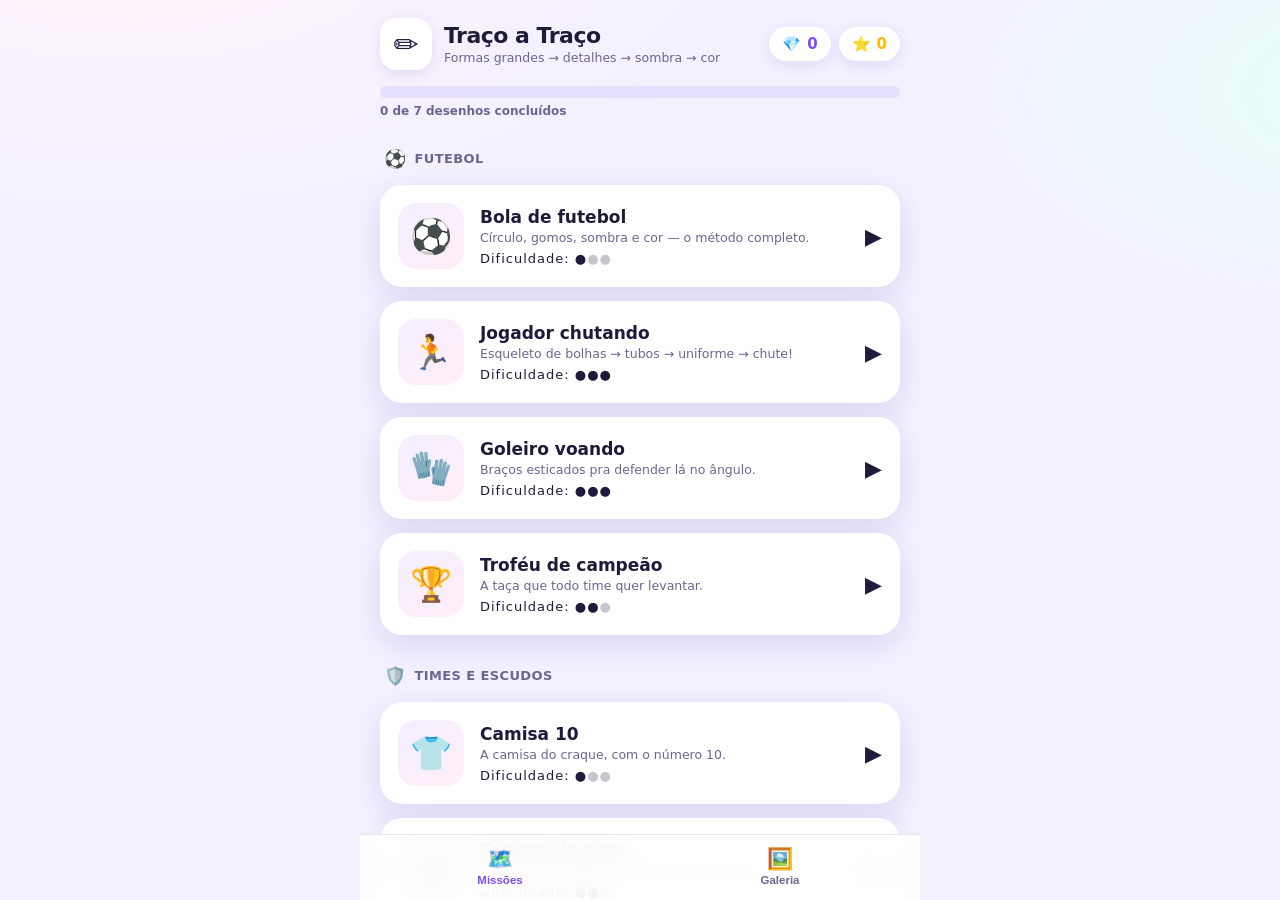
<file: apps/traco-a-traco/index.html>
<!DOCTYPE html>
<html lang="pt-BR">
<head>
  <meta charset="UTF-8" />
  <meta name="viewport" content="width=device-width, initial-scale=1.0, maximum-scale=1.0, user-scalable=no, viewport-fit=cover" />
  <meta name="apple-mobile-web-app-capable" content="yes" />
  <meta name="apple-mobile-web-app-status-bar-style" content="black-translucent" />
  <meta name="apple-mobile-web-app-title" content="Traço a Traço" />
  <meta name="mobile-web-app-capable" content="yes" />
  <meta name="theme-color" content="#7c4dff" />
  <title>Traço a Traço — aprenda a desenhar</title>
  <link rel="stylesheet" href="styles.css" />
  <link rel="icon" href="data:image/svg+xml,<svg xmlns='http://www.w3.org/2000/svg' viewBox='0 0 100 100'><text y='.9em' font-size='90'>✏️</text></svg>" />
</head>
<body>
  <div id="app">

    <!-- ============ TELA: MAPA DE MISSÕES ============ -->
    <section id="screen-home" class="screen active">
      <header class="home-top">
        <div class="brand">
          <span class="brand-logo">✏️</span>
          <div>
            <h1>Traço a Traço</h1>
            <p class="tagline">Formas grandes → detalhes → sombra → cor</p>
          </div>
        </div>
        <div class="stats-pills">
          <div class="pill pill-points" title="Seus pontos">
            <span class="pill-ico">💎</span>
            <span id="hud-points">0</span>
          </div>
          <div class="pill pill-stars" title="Estrelas conquistadas">
            <span class="pill-ico">⭐</span>
            <span id="hud-stars">0</span>
          </div>
        </div>
      </header>

      <div class="progress-wrap">
        <div class="progress-bar"><div id="progress-fill" class="progress-fill"></div></div>
        <span id="progress-label" class="progress-label">0 de 0 missões concluídas</span>
      </div>

      <div class="map-scroll">
        <div id="mission-trail" class="mission-trail"></div>
      </div>

      <nav class="bottom-nav">
        <button class="nav-btn active" data-go="home"><span>🗺️</span>Missões</button>
        <button class="nav-btn" data-go="gallery"><span>🖼️</span>Galeria</button>
      </nav>
    </section>

    <!-- ============ TELA: DESENHO ============ -->
    <section id="screen-draw" class="screen">
      <header class="draw-top">
        <button class="icon-btn" id="btn-back">‹</button>
        <div class="draw-title">
          <h2 id="draw-mission-name">Missão</h2>
          <div id="step-dots" class="step-dots"></div>
        </div>
        <div class="pill pill-points small"><span class="pill-ico">💎</span><span id="draw-points">0</span></div>
      </header>

      <div class="instruction-bar">
        <span id="step-emoji" class="step-emoji">✏️</span>
        <div class="instruction-text">
          <div class="instr-head">
            <span id="phase-chip" class="phase-chip">Formas grandes</span>
            <span id="step-counter" class="step-counter">Passo 1</span>
          </div>
          <p id="step-instruction">Vamos começar!</p>
        </div>
      </div>

      <div class="canvas-stage">
        <canvas id="board" width="600" height="600"></canvas>
        <div id="confetti-layer" class="confetti-layer"></div>
      </div>

      <div class="tools">
        <div class="colors" id="color-row"></div>
        <div class="tool-actions">
          <button class="tool-btn" id="tool-brush" title="Pincel">🖌️</button>
          <button class="tool-btn" id="tool-eraser" title="Borracha">🧽</button>
          <div class="size-picker">
            <input type="range" id="brush-size" min="2" max="26" value="7" />
          </div>
          <button class="tool-btn" id="tool-undo" title="Desfazer">↩️</button>
          <button class="tool-btn" id="tool-clear" title="Limpar">🗑️</button>
        </div>
      </div>

      <div class="draw-footer">
        <button class="ghost-btn" id="btn-toggle-guide">👁️ Guia</button>
        <button class="primary-btn" id="btn-next-step">Próximo passo →</button>
      </div>
    </section>

    <!-- ============ TELA: GALERIA ============ -->
    <section id="screen-gallery" class="screen">
      <header class="home-top">
        <div class="brand">
          <span class="brand-logo">🖼️</span>
          <div>
            <h1>Minha Galeria</h1>
            <p class="tagline">Todos os seus desenhos publicados</p>
          </div>
        </div>
      </header>
      <div id="gallery-grid" class="gallery-grid"></div>
      <div id="gallery-empty" class="gallery-empty">
        <span class="big-emoji">🎨</span>
        <p>Sua galeria está vazia.<br/>Conclua uma missão e publique seu primeiro desenho!</p>
        <button class="primary-btn" data-go="home">Ver missões</button>
      </div>
      <nav class="bottom-nav">
        <button class="nav-btn" data-go="home"><span>🗺️</span>Missões</button>
        <button class="nav-btn active" data-go="gallery"><span>🖼️</span>Galeria</button>
      </nav>
    </section>

    <!-- ============ MODAL: RECOMPENSA ============ -->
    <div id="reward-modal" class="modal">
      <div class="modal-card reward-card">
        <div id="reward-confetti" class="confetti-layer"></div>
        <div class="reward-badge" id="reward-badge">🏆</div>
        <h2 id="reward-title">Missão concluída!</h2>
        <div class="reward-stars" id="reward-stars">⭐⭐⭐</div>
        <p class="reward-points">+<span id="reward-points">0</span> <span class="ico">💎</span> pontos</p>
        <canvas id="reward-canvas" class="reward-thumb" width="600" height="600"></canvas>
        <div class="reward-actions">
          <button class="ghost-btn" id="reward-gallery">Ver na galeria</button>
          <button class="primary-btn" id="reward-continue">Continuar →</button>
        </div>
      </div>
    </div>

    <!-- ============ MODAL: PREVIEW GALERIA ============ -->
    <div id="view-modal" class="modal">
      <div class="modal-card view-card">
        <button class="icon-btn close-x" id="view-close">✕</button>
        <img id="view-image" class="view-image" alt="Desenho" />
        <canvas id="view-canvas" class="view-image" width="600" height="600" style="display:none"></canvas>
        <div class="view-meta">
          <h3 id="view-title">Desenho</h3>
          <p id="view-date"></p>
        </div>
        <button class="danger-link" id="view-delete">Apagar desenho</button>
      </div>
    </div>

  </div>

  <script src="missions.js"></script>
  <script src="app.js"></script>
</body>
</html>
</file>
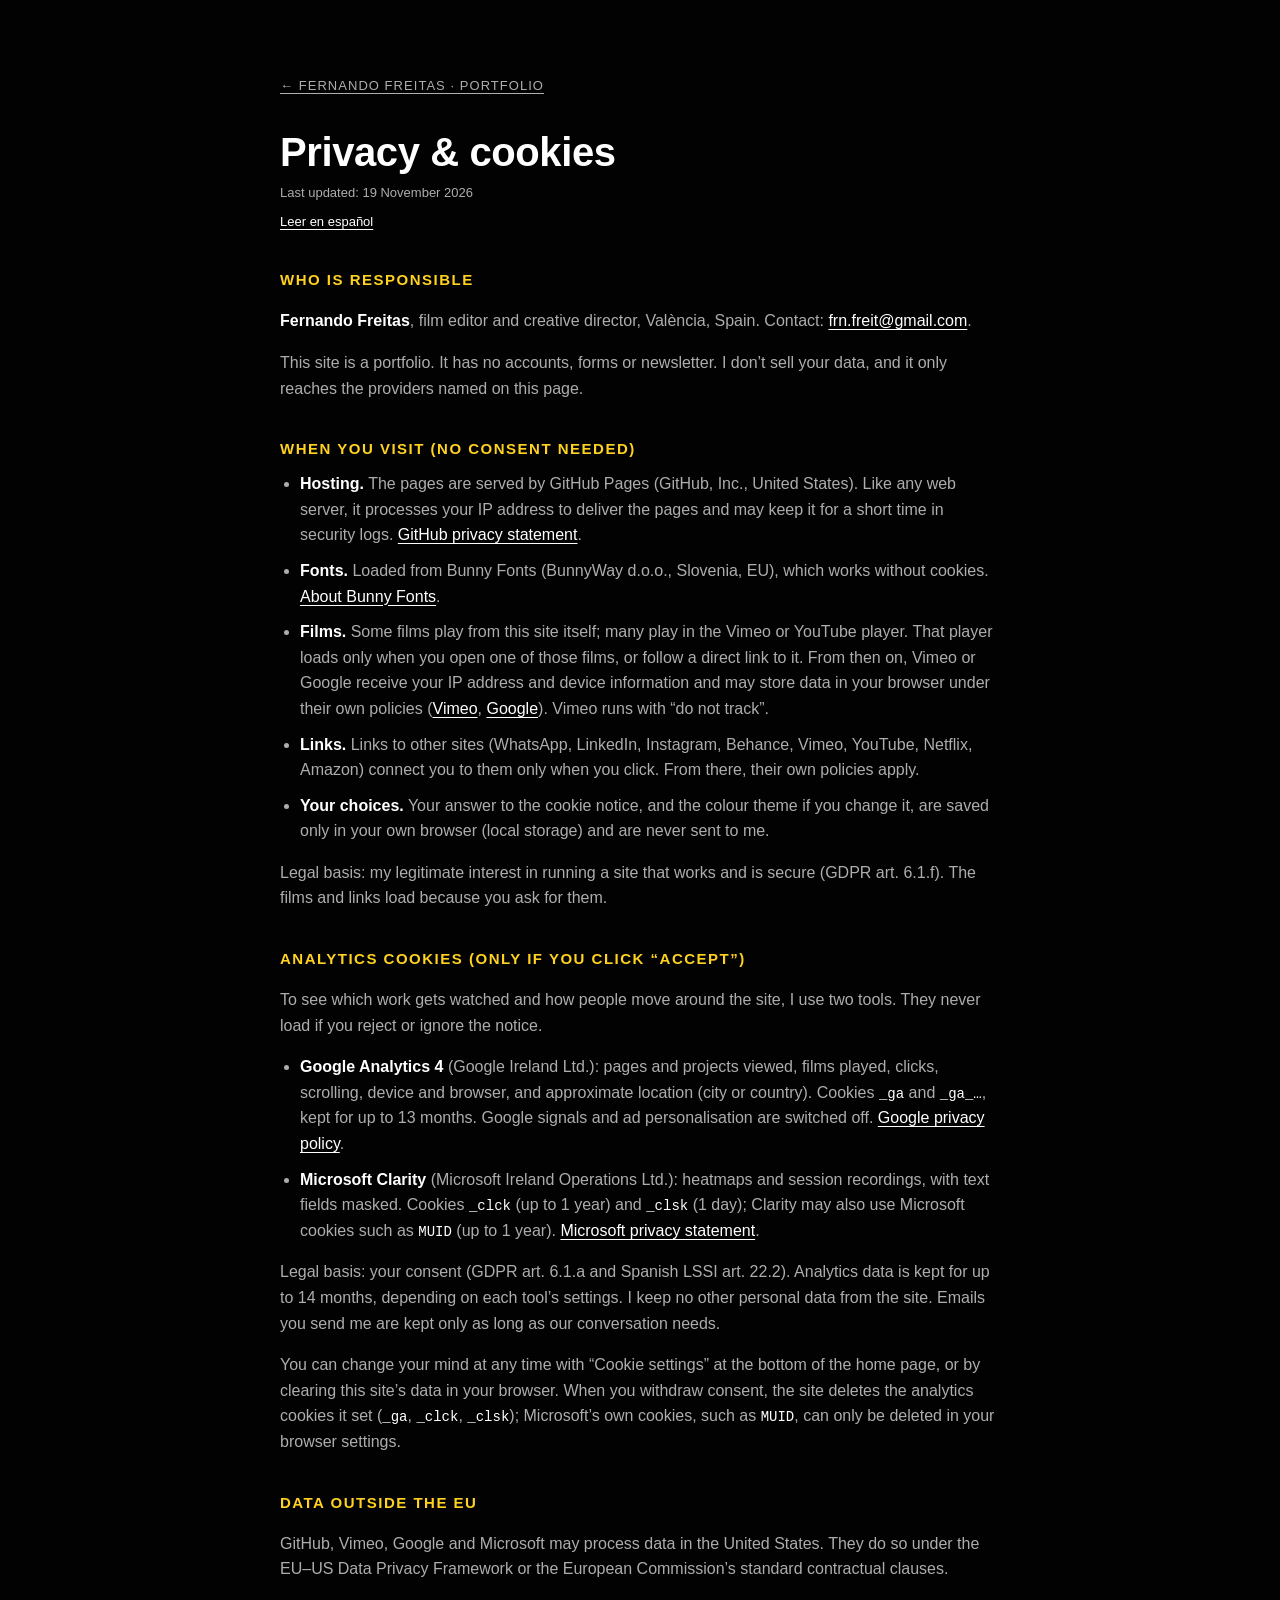
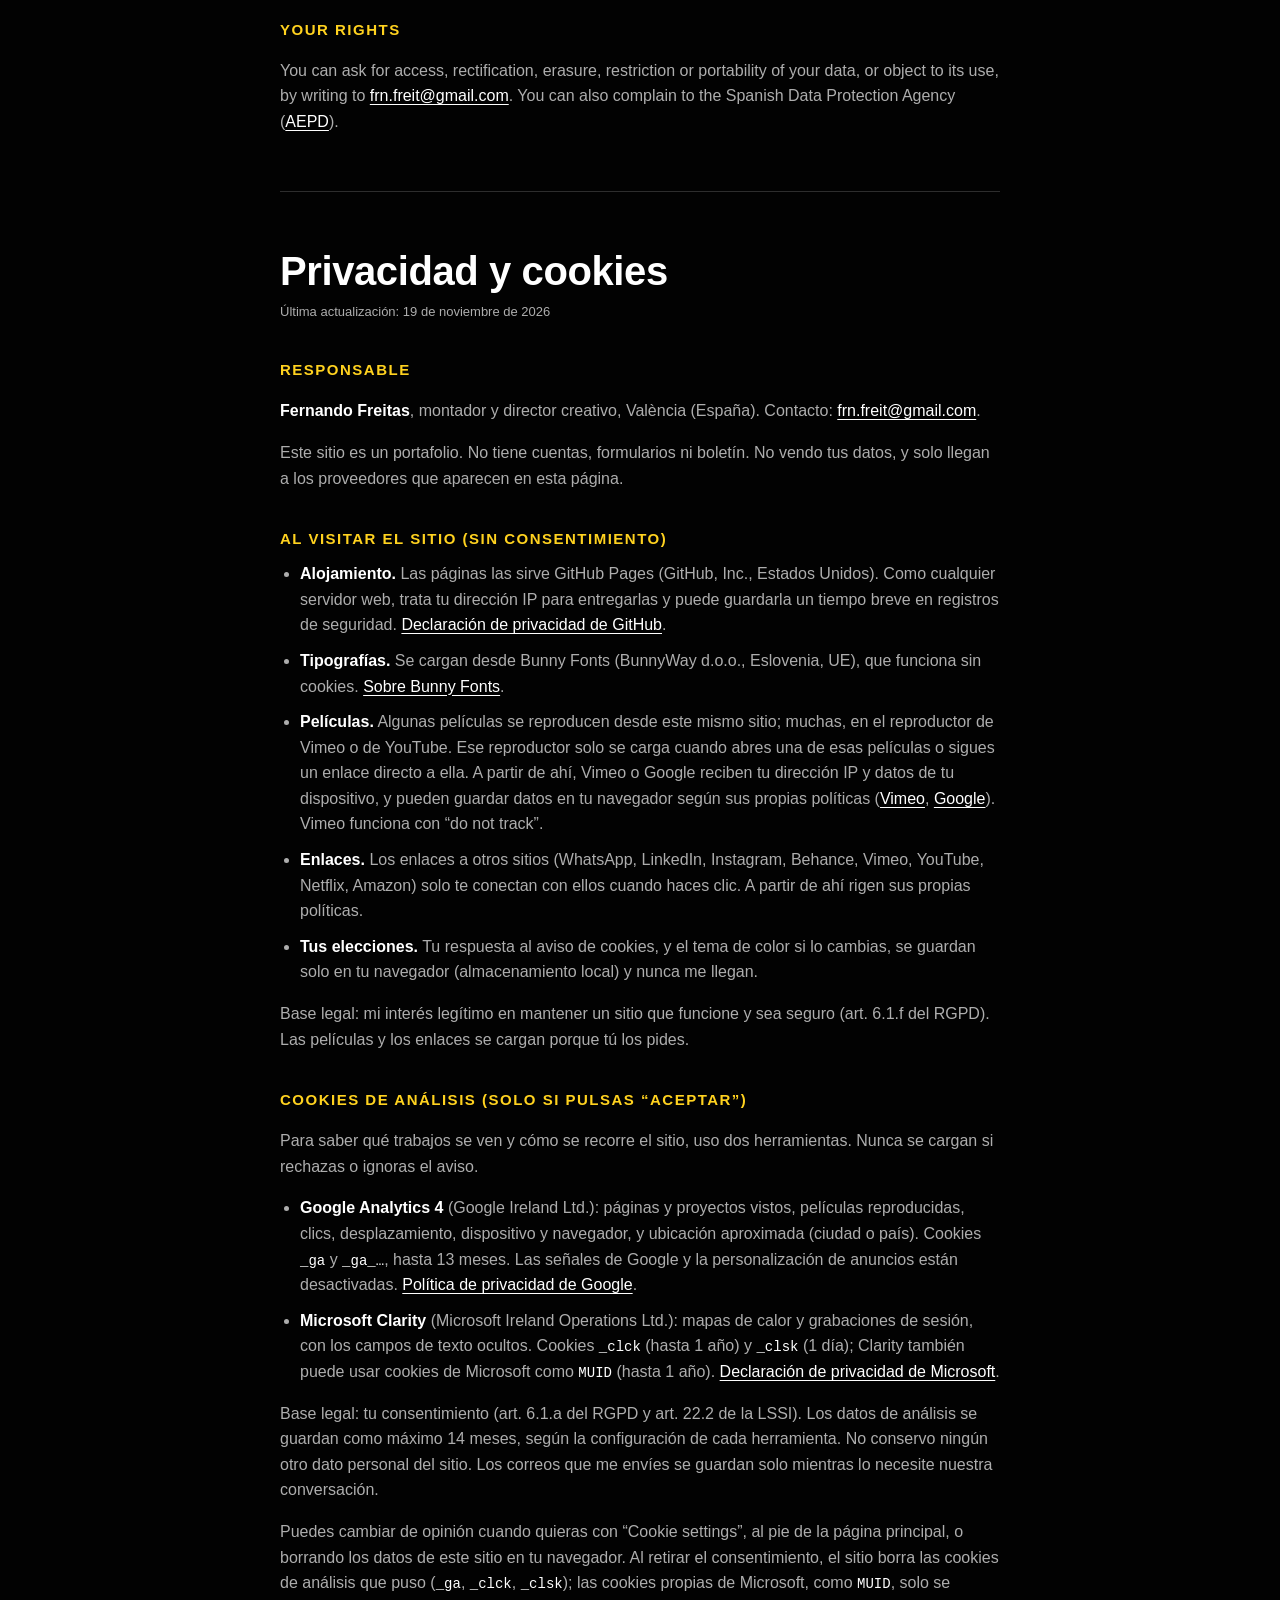
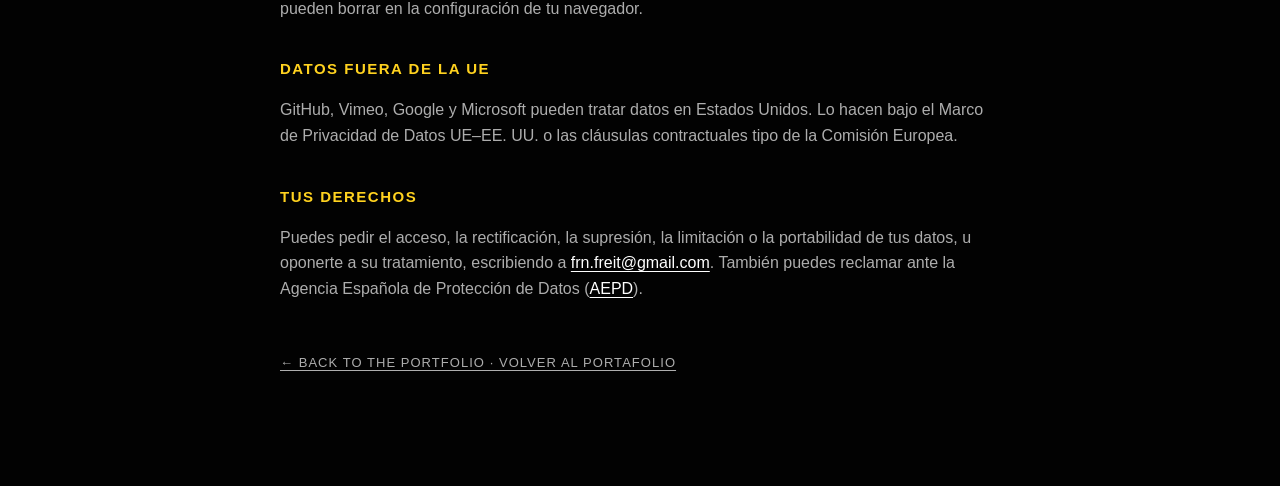
<file: privacy.html>
<!doctype html>
<html lang="en">
<head>
<meta charset="utf-8">
<meta name="viewport" content="width=device-width, initial-scale=1, viewport-fit=cover">
<title>Privacy &amp; cookies — Fernando Freitas</title>
<meta name="description" content="How the portfolio site of Fernando Freitas handles your data and cookies. Cómo trata este sitio tus datos y las cookies.">
<meta name="theme-color" content="#020202">
<link rel="canonical" href="https://fernfreitas.github.io/privacy.html">
<link rel="icon" href="data:image/svg+xml,%3Csvg xmlns='http://www.w3.org/2000/svg' viewBox='0 0 64 64'%3E%3Crect width='64' height='64' rx='10' fill='%230C0D10'/%3E%3Cpath d='M20 12h28v10H31v9h13v10H31v11H20z' fill='%23F3EEE4'/%3E%3C/svg%3E">
<style>
  :root { --bg: #020202; --fg: #ffffff; --muted: rgba(255, 255, 255, .68); --line: rgba(255, 255, 255, .17); --accent: #FFD21F; }
  * { box-sizing: border-box; }
  html { background: var(--bg); color: var(--fg); -webkit-text-size-adjust: 100%; }
  body { margin: 0; padding: clamp(24px, 6vw, 72px) 16px 64px; font: 16px/1.6 ui-sans-serif, -apple-system, BlinkMacSystemFont, "Helvetica Neue", Arial, sans-serif; }
  main { max-width: 720px; margin: 0 auto; }
  a { color: var(--fg); text-underline-offset: 3px; overflow-wrap: anywhere; }
  a:hover { color: var(--accent); }
  a:focus-visible { outline: 2px solid var(--accent); outline-offset: 3px; }
  .back { display: inline-block; margin-bottom: 32px; font-size: 13px; letter-spacing: .08em; text-transform: uppercase; color: var(--muted); }
  h1 { font-size: clamp(28px, 5vw, 40px); line-height: 1.15; margin: 0 0 8px; letter-spacing: -.01em; }
  h2 { font-size: 15px; letter-spacing: .1em; text-transform: uppercase; margin: 36px 0 10px; color: var(--accent); }
  p, li { color: var(--muted); }
  strong { color: var(--fg); font-weight: 600; }
  ul { padding-left: 20px; margin: 0 0 12px; }
  li { margin: 0 0 10px; }
  .updated { font-size: 13px; color: var(--muted); margin: 0 0 8px; }
  .lang { font-size: 13px; margin: 0; }
  hr { border: 0; border-top: 1px solid var(--line); margin: 56px 0; }
  code { font: 14px ui-monospace, Menlo, monospace; color: var(--fg); }
</style>
</head>
<body>
<main>
  <a class="back" href="index.html">← Fernando Freitas · portfolio</a>

  <h1>Privacy &amp; cookies</h1>
  <p class="updated">Last updated: 19 November 2026</p>
  <p class="lang"><a href="#es" hreflang="es">Leer en español</a></p>

  <h2>Who is responsible</h2>
  <p><strong>Fernando Freitas</strong>, film editor and creative director, València, Spain. Contact: <a href="mailto:frn.freit@gmail.com">frn.freit@gmail.com</a>.</p>
  <p>This site is a portfolio. It has no accounts, forms or newsletter. I don’t sell your data, and it only reaches the providers named on this page.</p>

  <h2>When you visit (no consent needed)</h2>
  <ul>
    <li><strong>Hosting.</strong> The pages are served by GitHub Pages (GitHub, Inc., United States). Like any web server, it processes your IP address to deliver the pages and may keep it for a short time in security logs. <a href="https://docs.github.com/en/site-policy/privacy-policies/github-general-privacy-statement" rel="noopener" target="_blank">GitHub privacy statement</a>.</li>
    <li><strong>Fonts.</strong> Loaded from Bunny Fonts (BunnyWay d.o.o., Slovenia, EU), which works without cookies. <a href="https://fonts.bunny.net/about" rel="noopener" target="_blank">About Bunny Fonts</a>.</li>
    <li><strong>Films.</strong> Some films play from this site itself; many play in the Vimeo or YouTube player. That player loads only when you open one of those films, or follow a direct link to it. From then on, Vimeo or Google receive your IP address and device information and may store data in your browser under their own policies (<a href="https://vimeo.com/privacy" rel="noopener" target="_blank">Vimeo</a>, <a href="https://policies.google.com/privacy" rel="noopener" target="_blank">Google</a>). Vimeo runs with “do not track”.</li>
    <li><strong>Links.</strong> Links to other sites (WhatsApp, LinkedIn, Instagram, Behance, Vimeo, YouTube, Netflix, Amazon) connect you to them only when you click. From there, their own policies apply.</li>
    <li><strong>Your choices.</strong> Your answer to the cookie notice, and the colour theme if you change it, are saved only in your own browser (local storage) and are never sent to me.</li>
  </ul>
  <p>Legal basis: my legitimate interest in running a site that works and is secure (GDPR art. 6.1.f). The films and links load because you ask for them.</p>

  <h2>Analytics cookies (only if you click “Accept”)</h2>
  <p>To see which work gets watched and how people move around the site, I use two tools. They never load if you reject or ignore the notice.</p>
  <ul>
    <li><strong>Google Analytics 4</strong> (Google Ireland Ltd.): pages and projects viewed, films played, clicks, scrolling, device and browser, and approximate location (city or country). Cookies <code>_ga</code> and <code>_ga_…</code>, kept for up to 13 months. Google signals and ad personalisation are switched off. <a href="https://policies.google.com/privacy" rel="noopener" target="_blank">Google privacy policy</a>.</li>
    <li><strong>Microsoft Clarity</strong> (Microsoft Ireland Operations Ltd.): heatmaps and session recordings, with text fields masked. Cookies <code>_clck</code> (up to 1 year) and <code>_clsk</code> (1 day); Clarity may also use Microsoft cookies such as <code>MUID</code> (up to 1 year). <a href="https://privacy.microsoft.com/privacystatement" rel="noopener" target="_blank">Microsoft privacy statement</a>.</li>
  </ul>
  <p>Legal basis: your consent (GDPR art. 6.1.a and Spanish LSSI art. 22.2). Analytics data is kept for up to 14 months, depending on each tool’s settings. I keep no other personal data from the site. Emails you send me are kept only as long as our conversation needs.</p>
  <p>You can change your mind at any time with “Cookie settings” at the bottom of the home page, or by clearing this site’s data in your browser. When you withdraw consent, the site deletes the analytics cookies it set (<code>_ga</code>, <code>_clck</code>, <code>_clsk</code>); Microsoft’s own cookies, such as <code>MUID</code>, can only be deleted in your browser settings.</p>

  <h2>Data outside the EU</h2>
  <p>GitHub, Vimeo, Google and Microsoft may process data in the United States. They do so under the EU–US Data Privacy Framework or the European Commission’s standard contractual clauses.</p>

  <h2>Your rights</h2>
  <p>You can ask for access, rectification, erasure, restriction or portability of your data, or object to its use, by writing to <a href="mailto:frn.freit@gmail.com">frn.freit@gmail.com</a>. You can also complain to the Spanish Data Protection Agency (<a href="https://www.aepd.es" rel="noopener" target="_blank">AEPD</a>).</p>

  <hr>

  <section id="es" lang="es">
    <h1>Privacidad y cookies</h1>
    <p class="updated">Última actualización: 19 de noviembre de 2026</p>

    <h2>Responsable</h2>
    <p><strong>Fernando Freitas</strong>, montador y director creativo, València (España). Contacto: <a href="mailto:frn.freit@gmail.com">frn.freit@gmail.com</a>.</p>
    <p>Este sitio es un portafolio. No tiene cuentas, formularios ni boletín. No vendo tus datos, y solo llegan a los proveedores que aparecen en esta página.</p>

    <h2>Al visitar el sitio (sin consentimiento)</h2>
    <ul>
      <li><strong>Alojamiento.</strong> Las páginas las sirve GitHub Pages (GitHub, Inc., Estados Unidos). Como cualquier servidor web, trata tu dirección IP para entregarlas y puede guardarla un tiempo breve en registros de seguridad. <a href="https://docs.github.com/en/site-policy/privacy-policies/github-general-privacy-statement" rel="noopener" target="_blank">Declaración de privacidad de GitHub</a>.</li>
      <li><strong>Tipografías.</strong> Se cargan desde Bunny Fonts (BunnyWay d.o.o., Eslovenia, UE), que funciona sin cookies. <a href="https://fonts.bunny.net/about" rel="noopener" target="_blank">Sobre Bunny Fonts</a>.</li>
      <li><strong>Películas.</strong> Algunas películas se reproducen desde este mismo sitio; muchas, en el reproductor de Vimeo o de YouTube. Ese reproductor solo se carga cuando abres una de esas películas o sigues un enlace directo a ella. A partir de ahí, Vimeo o Google reciben tu dirección IP y datos de tu dispositivo, y pueden guardar datos en tu navegador según sus propias políticas (<a href="https://vimeo.com/privacy" rel="noopener" target="_blank">Vimeo</a>, <a href="https://policies.google.com/privacy?hl=es" rel="noopener" target="_blank">Google</a>). Vimeo funciona con “do not track”.</li>
      <li><strong>Enlaces.</strong> Los enlaces a otros sitios (WhatsApp, LinkedIn, Instagram, Behance, Vimeo, YouTube, Netflix, Amazon) solo te conectan con ellos cuando haces clic. A partir de ahí rigen sus propias políticas.</li>
      <li><strong>Tus elecciones.</strong> Tu respuesta al aviso de cookies, y el tema de color si lo cambias, se guardan solo en tu navegador (almacenamiento local) y nunca me llegan.</li>
    </ul>
    <p>Base legal: mi interés legítimo en mantener un sitio que funcione y sea seguro (art. 6.1.f del RGPD). Las películas y los enlaces se cargan porque tú los pides.</p>

    <h2>Cookies de análisis (solo si pulsas “Aceptar”)</h2>
    <p>Para saber qué trabajos se ven y cómo se recorre el sitio, uso dos herramientas. Nunca se cargan si rechazas o ignoras el aviso.</p>
    <ul>
      <li><strong>Google Analytics 4</strong> (Google Ireland Ltd.): páginas y proyectos vistos, películas reproducidas, clics, desplazamiento, dispositivo y navegador, y ubicación aproximada (ciudad o país). Cookies <code>_ga</code> y <code>_ga_…</code>, hasta 13 meses. Las señales de Google y la personalización de anuncios están desactivadas. <a href="https://policies.google.com/privacy?hl=es" rel="noopener" target="_blank">Política de privacidad de Google</a>.</li>
      <li><strong>Microsoft Clarity</strong> (Microsoft Ireland Operations Ltd.): mapas de calor y grabaciones de sesión, con los campos de texto ocultos. Cookies <code>_clck</code> (hasta 1 año) y <code>_clsk</code> (1 día); Clarity también puede usar cookies de Microsoft como <code>MUID</code> (hasta 1 año). <a href="https://privacy.microsoft.com/es-es/privacystatement" rel="noopener" target="_blank">Declaración de privacidad de Microsoft</a>.</li>
    </ul>
    <p>Base legal: tu consentimiento (art. 6.1.a del RGPD y art. 22.2 de la LSSI). Los datos de análisis se guardan como máximo 14 meses, según la configuración de cada herramienta. No conservo ningún otro dato personal del sitio. Los correos que me envíes se guardan solo mientras lo necesite nuestra conversación.</p>
    <p>Puedes cambiar de opinión cuando quieras con “Cookie settings”, al pie de la página principal, o borrando los datos de este sitio en tu navegador. Al retirar el consentimiento, el sitio borra las cookies de análisis que puso (<code>_ga</code>, <code>_clck</code>, <code>_clsk</code>); las cookies propias de Microsoft, como <code>MUID</code>, solo se pueden borrar en la configuración de tu navegador.</p>

    <h2>Datos fuera de la UE</h2>
    <p>GitHub, Vimeo, Google y Microsoft pueden tratar datos en Estados Unidos. Lo hacen bajo el Marco de Privacidad de Datos UE–EE. UU. o las cláusulas contractuales tipo de la Comisión Europea.</p>

    <h2>Tus derechos</h2>
    <p>Puedes pedir el acceso, la rectificación, la supresión, la limitación o la portabilidad de tus datos, u oponerte a su tratamiento, escribiendo a <a href="mailto:frn.freit@gmail.com">frn.freit@gmail.com</a>. También puedes reclamar ante la Agencia Española de Protección de Datos (<a href="https://www.aepd.es" rel="noopener" target="_blank">AEPD</a>).</p>
  </section>

  <p style="margin-top:48px"><a class="back" href="index.html">← Back to the portfolio · Volver al portafolio</a></p>
</main>
</body>
</html>
</file>
<file: apps/traco-a-traco/styles.css>
:root {
  --bg: #f3f0ff;
  --bg-2: #e9e4ff;
  --ink: #1e1b3a;
  --ink-soft: #6b6690;
  --card: #ffffff;
  --accent: #7c4dff;
  --accent-2: #ff5ea8;
  --accent-3: #22c1a6;
  --gold: #ffb800;
  --line: #e6e1f5;
  --shadow: 0 10px 30px rgba(90, 60, 180, 0.14);
  --shadow-sm: 0 4px 14px rgba(90, 60, 180, 0.12);
  --radius: 22px;
  --safe-b: env(safe-area-inset-bottom, 0px);
}

* { box-sizing: border-box; -webkit-tap-highlight-color: transparent; }
html, body {
  margin: 0; height: 100%;
  font-family: -apple-system, "Segoe UI", "Nunito", system-ui, sans-serif;
  color: var(--ink);
  background:
    radial-gradient(1200px 600px at 10% -10%, #fff3fb 0%, transparent 55%),
    radial-gradient(1000px 500px at 110% 10%, #e6fff8 0%, transparent 50%),
    var(--bg);
  -webkit-font-smoothing: antialiased;
  overscroll-behavior: none;
}
#app { max-width: 560px; margin: 0 auto; height: 100dvh; position: relative; overflow: hidden; }

/* ---------- Telas ---------- */
.screen {
  position: absolute; inset: 0;
  display: none; flex-direction: column;
  opacity: 0; transform: translateY(8px);
  transition: opacity .28s ease, transform .28s ease;
}
.screen.active { display: flex; opacity: 1; transform: none; }

/* ---------- Topo / Home ---------- */
.home-top {
  display: flex; align-items: center; justify-content: space-between;
  padding: calc(18px + env(safe-area-inset-top, 0px)) 20px 10px;
}
.brand { display: flex; align-items: center; gap: 12px; }
.brand-logo {
  font-size: 30px; width: 52px; height: 52px; display: grid; place-items: center;
  background: var(--card); border-radius: 16px; box-shadow: var(--shadow-sm);
}
.brand h1 { margin: 0; font-size: 22px; letter-spacing: -.5px; }
.tagline { margin: 2px 0 0; font-size: 12.5px; color: var(--ink-soft); }

.stats-pills { display: flex; gap: 8px; }
.pill {
  display: inline-flex; align-items: center; gap: 6px;
  background: var(--card); padding: 8px 13px; border-radius: 999px;
  font-weight: 800; font-size: 15px; box-shadow: var(--shadow-sm);
}
.pill.small { padding: 6px 11px; font-size: 14px; }
.pill-ico { font-size: 15px; }
.pill-points { color: var(--accent); }
.pill-stars { color: var(--gold); }

/* ---------- Barra de progresso ---------- */
.progress-wrap { padding: 6px 20px 4px; }
.progress-bar { height: 12px; background: #e5dffb; border-radius: 999px; overflow: hidden; }
.progress-fill {
  height: 100%; width: 0%;
  background: linear-gradient(90deg, var(--accent), var(--accent-2));
  border-radius: 999px; transition: width .6s cubic-bezier(.2,.9,.3,1);
}
.progress-label { display: block; margin-top: 6px; font-size: 12px; color: var(--ink-soft); font-weight: 700; }

/* ---------- Trilha de missões ---------- */
.map-scroll { flex: 1; overflow-y: auto; padding: 10px 0 90px; }
.mission-trail {
  position: relative;
  padding: 12px 20px 20px;
  display: flex; flex-direction: column; gap: 14px;
}
.cat-head {
  display: flex; align-items: center; gap: 8px;
  font-size: 13px; font-weight: 900; letter-spacing: .4px;
  color: var(--ink-soft); text-transform: uppercase;
  margin: 16px 4px 2px;
}
.cat-head:first-child { margin-top: 4px; }
.cat-emoji { font-size: 18px; }
.mission-node {
  display: flex; align-items: center; gap: 16px;
  background: var(--card); border-radius: var(--radius);
  padding: 16px; box-shadow: var(--shadow);
  border: 2px solid transparent;
  position: relative; cursor: pointer;
  transition: transform .15s ease, box-shadow .2s ease;
  animation: pop .4s backwards;
}
.mission-node:active { transform: scale(.98); }
.mission-node.locked { opacity: .55; filter: grayscale(.4); cursor: not-allowed; }
.mission-node.done { border-color: var(--accent-3); }

.node-emoji {
  font-size: 34px; width: 66px; height: 66px; flex: 0 0 66px;
  display: grid; place-items: center; border-radius: 18px;
  background: linear-gradient(135deg, #f4efff, #ffeef7);
}
.mission-node.done .node-emoji { background: linear-gradient(135deg, #d8fff4, #e3ffd8); }
.node-body { flex: 1; min-width: 0; }
.node-title { margin: 0; font-size: 17px; font-weight: 800; }
.node-sub { margin: 3px 0 0; font-size: 12.5px; color: var(--ink-soft); }
.node-diff { margin-top: 6px; font-size: 13px; letter-spacing: 1px; }
.node-diff .off { opacity: .25; }
.node-state { font-size: 22px; margin-left: auto; }
.node-lock { font-size: 20px; }
.mission-index {
  position: absolute; top: -10px; left: -10px;
  width: 26px; height: 26px; border-radius: 50%;
  background: var(--accent); color: #fff; font-size: 13px; font-weight: 800;
  display: grid; place-items: center; box-shadow: var(--shadow-sm);
}
.mission-node.done .mission-index { background: var(--accent-3); }

@keyframes pop { from { opacity: 0; transform: translateY(14px) scale(.96); } }

/* ---------- Nav inferior ---------- */
.bottom-nav {
  position: absolute; bottom: 0; left: 0; right: 0;
  display: flex; background: rgba(255,255,255,.9);
  backdrop-filter: blur(12px); border-top: 1px solid var(--line);
  padding-bottom: var(--safe-b);
}
.nav-btn {
  flex: 1; border: 0; background: none; padding: 12px 0 14px;
  font-size: 11.5px; font-weight: 800; color: var(--ink-soft);
  display: flex; flex-direction: column; align-items: center; gap: 3px; cursor: pointer;
}
.nav-btn span { font-size: 21px; }
.nav-btn.active { color: var(--accent); }

/* ---------- Tela de desenho ---------- */
#screen-draw { background: #faf8ff; }
.draw-top {
  display: flex; align-items: center; gap: 10px;
  padding: calc(12px + env(safe-area-inset-top, 0px)) 14px 8px;
}
.icon-btn {
  width: 42px; height: 42px; border-radius: 14px; border: 0;
  background: var(--card); box-shadow: var(--shadow-sm);
  font-size: 26px; line-height: 1; color: var(--ink); cursor: pointer; flex: 0 0 auto;
}
.draw-title { flex: 1; }
.draw-title h2 { margin: 0; font-size: 17px; }
.step-dots { display: flex; gap: 5px; margin-top: 5px; }
.step-dots .dot { width: 8px; height: 8px; border-radius: 50%; background: #ddd4f5; transition: all .3s; }
.step-dots .dot.active { background: var(--accent); transform: scale(1.25); }
.step-dots .dot.done { background: var(--accent-3); }

.instruction-bar {
  display: flex; align-items: center; gap: 12px;
  margin: 4px 14px 10px; padding: 12px 14px;
  background: var(--card); border-radius: 16px; box-shadow: var(--shadow-sm);
}
.step-emoji { font-size: 26px; }
.instruction-text { flex: 1; }
.instr-head { display: flex; align-items: center; gap: 8px; }
.phase-chip {
  display: inline-block; font-size: 10px; font-weight: 900; letter-spacing: .6px;
  color: #fff; background: var(--accent); padding: 3px 9px; border-radius: 999px;
  text-transform: uppercase; transition: background .3s;
}
.step-counter { font-size: 11px; font-weight: 800; color: var(--ink-soft); text-transform: uppercase; letter-spacing: .5px; }
.instruction-text p { margin: 2px 0 0; font-size: 15px; font-weight: 700; }

.canvas-stage {
  flex: 1; display: grid; place-items: center;
  padding: 0 14px; position: relative; min-height: 0;
}
#board {
  width: 100%; max-width: min(92vw, 440px);
  aspect-ratio: 1 / 1; height: auto;
  background: #fff; border-radius: 20px;
  box-shadow: var(--shadow); touch-action: none; cursor: crosshair;
}

/* ---------- Ferramentas ---------- */
.tools { padding: 10px 14px 4px; }
.colors { display: flex; gap: 8px; justify-content: center; flex-wrap: wrap; margin-bottom: 10px; }
.swatch {
  width: 30px; height: 30px; border-radius: 50%; border: 3px solid #fff;
  box-shadow: 0 2px 6px rgba(0,0,0,.18); cursor: pointer; transition: transform .12s;
}
.swatch.active { transform: scale(1.22); box-shadow: 0 0 0 3px var(--accent); }
.tool-actions { display: flex; align-items: center; gap: 8px; justify-content: center; }
.tool-btn {
  width: 46px; height: 46px; border-radius: 14px; border: 0;
  background: var(--card); box-shadow: var(--shadow-sm);
  font-size: 22px; cursor: pointer; transition: transform .12s;
}
.tool-btn:active { transform: scale(.92); }
.tool-btn.active { background: var(--accent); box-shadow: 0 0 0 3px rgba(124,77,255,.25); }
.size-picker { display: flex; align-items: center; }
#brush-size { width: 90px; accent-color: var(--accent); }

.draw-footer {
  display: flex; gap: 10px; padding: 8px 14px calc(14px + var(--safe-b));
}
.primary-btn {
  flex: 1; border: 0; border-radius: 16px; padding: 15px;
  background: linear-gradient(135deg, var(--accent), var(--accent-2));
  color: #fff; font-size: 16px; font-weight: 800; cursor: pointer;
  box-shadow: var(--shadow-sm); transition: transform .12s;
}
.primary-btn:active { transform: scale(.97); }
.ghost-btn {
  border: 2px solid var(--line); border-radius: 16px; padding: 15px 18px;
  background: var(--card); color: var(--ink); font-size: 15px; font-weight: 800; cursor: pointer;
}
.ghost-btn.hidden-guide { opacity: .5; }

/* ---------- Galeria ---------- */
.gallery-grid {
  flex: 1; overflow-y: auto; padding: 8px 16px 96px;
  display: grid; grid-template-columns: 1fr 1fr; gap: 14px; align-content: start;
}
.gallery-card {
  background: var(--card); border-radius: 18px; overflow: hidden;
  box-shadow: var(--shadow-sm); cursor: pointer; animation: pop .3s backwards;
}
.gallery-card img { width: 100%; display: block; background: #fff; aspect-ratio: 1/1; object-fit: cover; }
.gallery-card .gc-meta { padding: 9px 11px; }
.gallery-card .gc-title { font-size: 13.5px; font-weight: 800; margin: 0; }
.gallery-card .gc-date { font-size: 11px; color: var(--ink-soft); margin: 2px 0 0; }
.gallery-empty {
  flex: 1; display: none; flex-direction: column; align-items: center; justify-content: center;
  gap: 14px; text-align: center; padding: 20px 40px 110px; color: var(--ink-soft);
}
.gallery-empty.show { display: flex; }
.big-emoji { font-size: 64px; }
.gallery-empty p { font-size: 15px; line-height: 1.5; }

/* ---------- Modais ---------- */
.modal {
  position: fixed; inset: 0; z-index: 50;
  background: rgba(30, 20, 60, .5); backdrop-filter: blur(4px);
  display: none; align-items: center; justify-content: center; padding: 24px;
}
.modal.show { display: flex; animation: fade .25s; }
@keyframes fade { from { opacity: 0; } }
.modal-card {
  background: var(--card); border-radius: 26px; padding: 26px 22px;
  width: 100%; max-width: 380px; text-align: center; position: relative;
  box-shadow: var(--shadow); animation: rise .35s cubic-bezier(.2,.9,.3,1);
}
@keyframes rise { from { transform: translateY(30px) scale(.94); opacity: 0; } }
.reward-badge { font-size: 66px; animation: bounceIn .6s; }
@keyframes bounceIn { 0% { transform: scale(0); } 60% { transform: scale(1.25); } 100% { transform: scale(1); } }
.reward-card h2 { margin: 6px 0 4px; font-size: 24px; }
.reward-stars { font-size: 34px; letter-spacing: 4px; margin: 6px 0; }
.reward-stars .dim { opacity: .22; }
.reward-points { font-size: 18px; font-weight: 800; color: var(--accent); margin: 4px 0 14px; }
.reward-points .ico { font-size: 16px; }
.reward-thumb {
  width: 160px; height: 160px; object-fit: contain; background: #fff;
  border-radius: 16px; box-shadow: var(--shadow-sm); margin: 0 auto 18px; display: block;
}
.reward-actions { display: flex; gap: 10px; }
.reward-actions .primary-btn, .reward-actions .ghost-btn { padding: 13px; font-size: 15px; }

.view-card { padding: 0; overflow: hidden; }
.close-x { position: absolute; top: 12px; right: 12px; z-index: 2; font-size: 18px; width: 38px; height: 38px; }
.view-image { width: 100%; display: block; background: #fff; aspect-ratio: 1/1; object-fit: contain; }
.view-meta { padding: 16px 20px 4px; text-align: left; }
.view-meta h3 { margin: 0; font-size: 19px; }
.view-meta p { margin: 3px 0 0; font-size: 13px; color: var(--ink-soft); }
.danger-link {
  background: none; border: 0; color: #e5484d; font-weight: 800; font-size: 14px;
  padding: 14px; cursor: pointer; width: 100%;
}

/* ---------- Confete ---------- */
.confetti-layer { position: absolute; inset: 0; pointer-events: none; overflow: hidden; border-radius: inherit; }
.confetti {
  position: absolute; top: -12px; width: 10px; height: 14px; opacity: .95;
  animation: confetti-fall linear forwards;
}
@keyframes confetti-fall {
  to { transform: translateY(120%) rotate(720deg); opacity: 1; }
}

/* ---------- Sacudidinha do replay ---------- */
@keyframes wiggle {
  0%   { transform: rotate(0deg) scale(1); }
  25%  { transform: rotate(-2.5deg) scale(1.05); }
  50%  { transform: rotate(2deg) scale(1.06); }
  75%  { transform: rotate(-1deg) scale(1.02); }
  100% { transform: rotate(0deg) scale(1); }
}
.wiggle { animation: wiggle .8s ease; }

/* ---------- Toast ---------- */
.toast {
  position: fixed; left: 50%; bottom: 28px; transform: translateX(-50%) translateY(20px);
  background: var(--ink); color: #fff; padding: 12px 20px; border-radius: 999px;
  font-weight: 700; font-size: 14px; opacity: 0; transition: all .3s; z-index: 60; pointer-events: none;
}
.toast.show { opacity: 1; transform: translateX(-50%) translateY(0); }

/* ---------- Fix da var com espaço ---------- */
</file>
